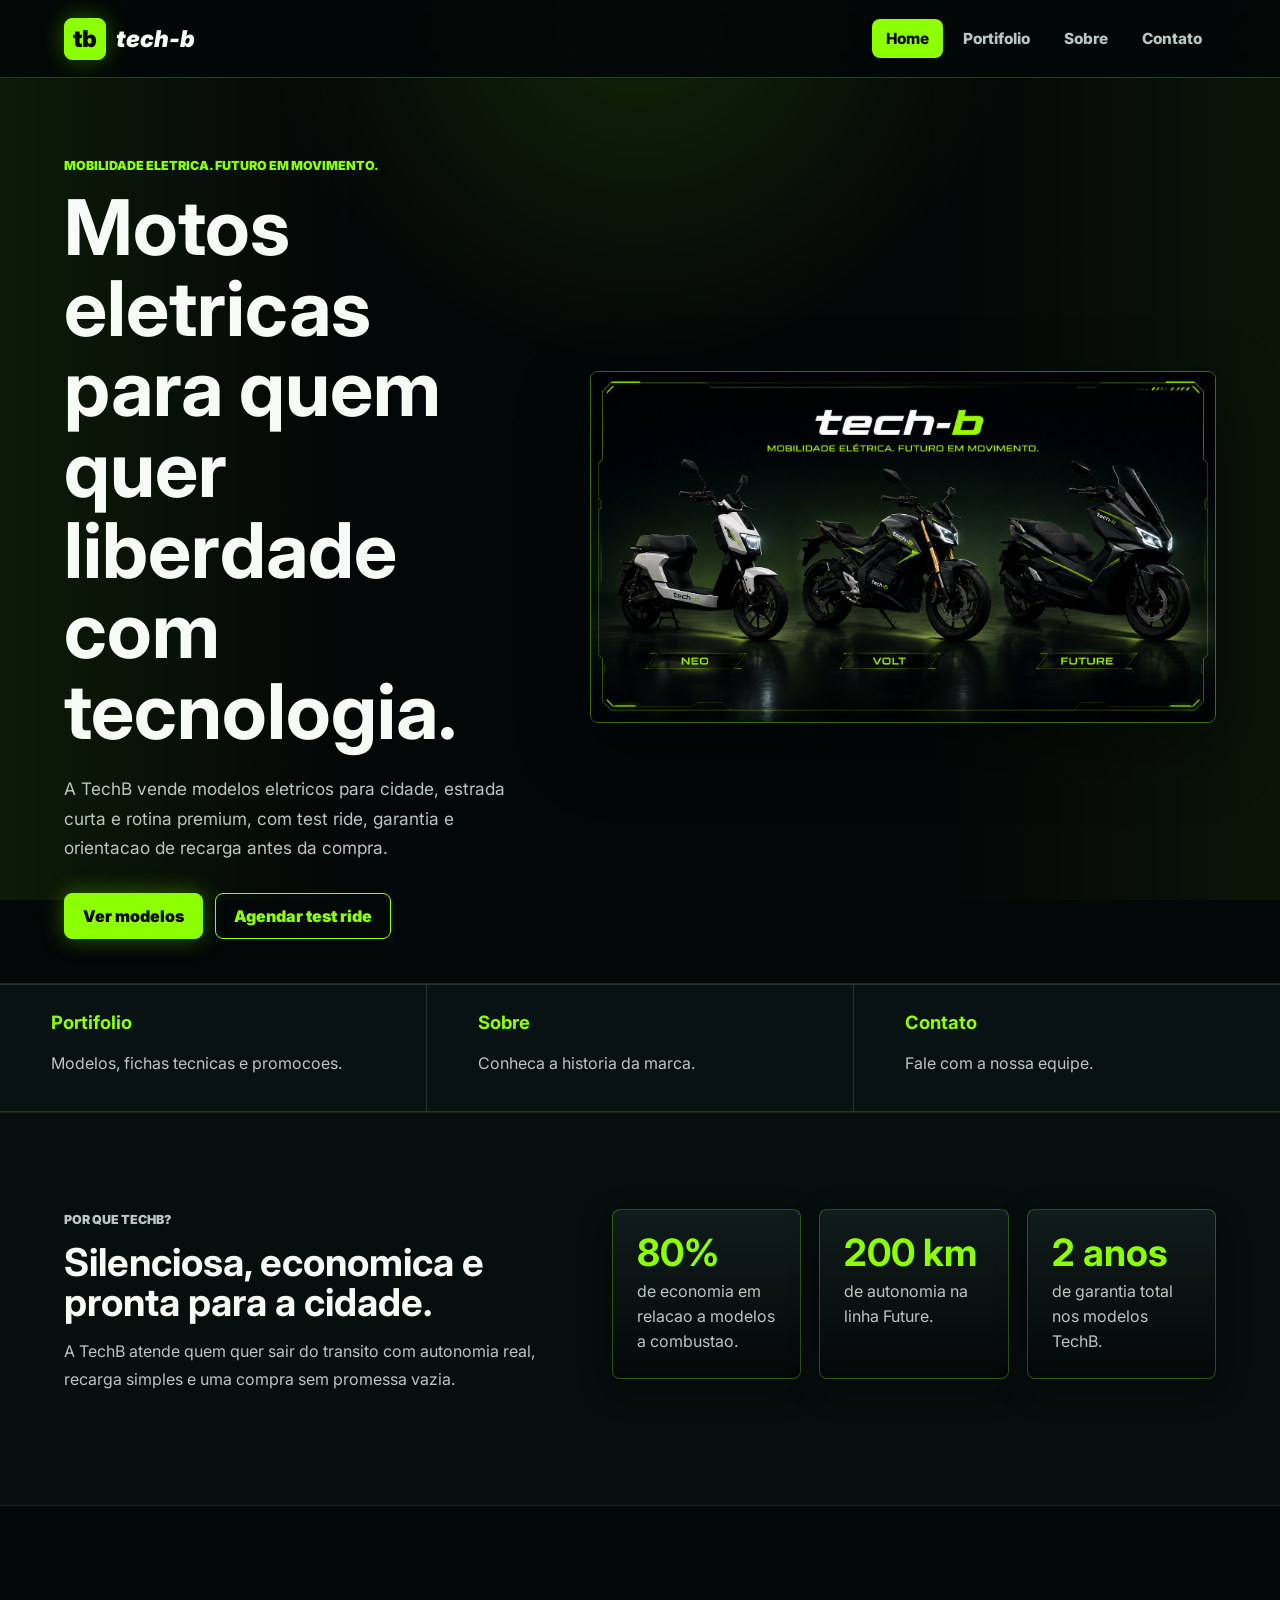
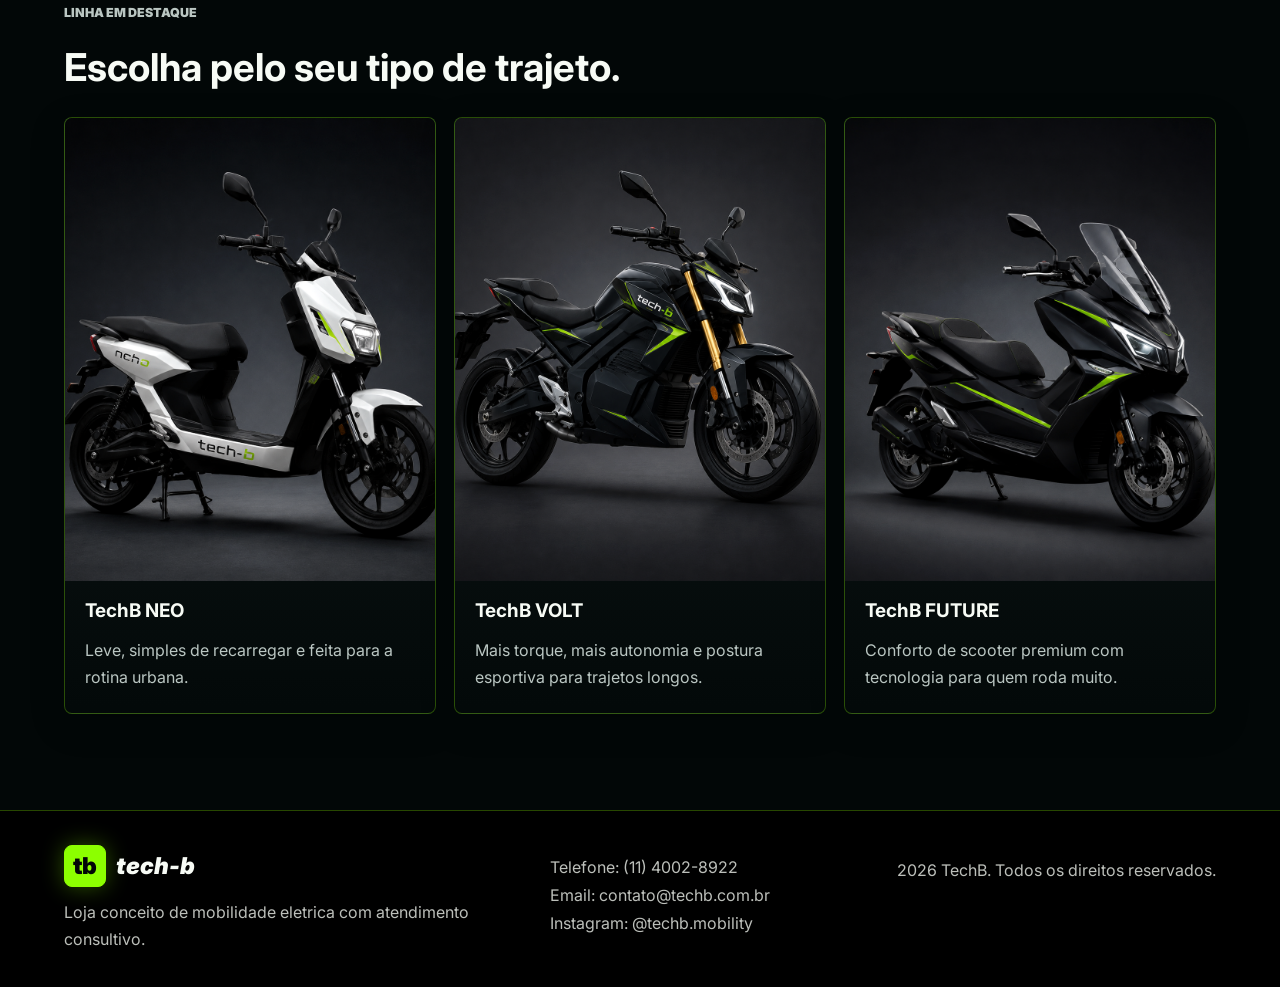
<file: index.html>
<!DOCTYPE html>
<html lang="pt-BR">
<head>
  <meta charset="UTF-8">
  <meta name="viewport" content="width=device-width, initial-scale=1.0">
  <meta name="description" content="TechB, loja especializada em motos eletricas para mobilidade urbana.">
  <title>TechB | Mobilidade Eletrica</title>
  <link rel="preconnect" href="https://fonts.googleapis.com">
  <link rel="preconnect" href="https://fonts.gstatic.com" crossorigin>
  <link href="https://fonts.googleapis.com/css2?family=Inter:wght@400;600;700;800;900&display=swap" rel="stylesheet">
  <link rel="stylesheet" href="src/css/estilo.css">
</head>
<body>
  <header class="site-header" id="topo">
    <a class="brand" href="index.html" aria-label="Voltar para a pagina inicial">
      <span class="brand-mark">TB</span>
      <span>tech-b</span>
    </a>

    <button class="nav-toggle" type="button" aria-label="Abrir menu" aria-expanded="false" aria-controls="menu-principal">
      <span></span>
      <span></span>
      <span></span>
    </button>

    <nav class="main-nav" id="menu-principal" aria-label="Menu principal">
      <a href="index.html" aria-current="page">Home</a>
      <a href="pages/portifolio.html">Portifolio</a>
      <a href="pages/sobre.html">Sobre</a>
      <a href="pages/contato.html">Contato</a>
    </nav>
  </header>

  <main>
    <section class="hero" aria-labelledby="hero-title">
      <div class="hero-content">
        <p class="eyebrow">Mobilidade eletrica. Futuro em movimento.</p>
        <h1 id="hero-title">Motos eletricas para quem quer liberdade com tecnologia.</h1>
        <p class="hero-text">A TechB vende modelos eletricos para cidade, estrada curta e rotina premium, com test ride, garantia e orientacao de recarga antes da compra.</p>
        <div class="hero-actions" aria-label="Acoes principais">
          <a class="button button-primary" href="pages/portifolio.html">Ver modelos</a>
          <a class="button button-secondary" href="pages/contato.html">Agendar test ride</a>
        </div>
      </div>
      <figure class="hero-media">
        <img src="src/assets/img/techb-home-showcase.png" alt="Linha TechB com os modelos NEO, VOLT e FUTURE">
      </figure>
    </section>

    <section class="quick-links" aria-label="Navegacao rapida">
      <a href="pages/portifolio.html">
        <strong>Portifolio</strong>
        <span>Modelos, fichas tecnicas e promocoes.</span>
      </a>
      <a href="pages/sobre.html">
        <strong>Sobre</strong>
        <span>Conheca a historia da marca.</span>
      </a>
      <a href="pages/contato.html">
        <strong>Contato</strong>
        <span>Fale com a nossa equipe.</span>
      </a>
    </section>

    <section class="section section-split" aria-labelledby="vantagens-title">
      <div>
        <p class="eyebrow">Por que TechB?</p>
        <h2 id="vantagens-title">Silenciosa, economica e pronta para a cidade.</h2>
        <p>A TechB atende quem quer sair do transito com autonomia real, recarga simples e uma compra sem promessa vazia.</p>
      </div>
      <div class="metrics-grid" aria-label="Indicadores da TechB">
        <article>
          <strong>80%</strong>
          <span>de economia em relacao a modelos a combustao.</span>
        </article>
        <article>
          <strong>200 km</strong>
          <span>de autonomia na linha Future.</span>
        </article>
        <article>
          <strong>2 anos</strong>
          <span>de garantia total nos modelos TechB.</span>
        </article>
      </div>
    </section>

    <section class="section" aria-labelledby="linha-title">
      <div class="section-heading">
        <p class="eyebrow">Linha em destaque</p>
        <h2 id="linha-title">Escolha pelo seu tipo de trajeto.</h2>
      </div>
      <div class="feature-grid">
        <article class="feature-item">
          <img src="src/assets/img/techb-neo-photo.png" alt="TechB NEO, moto eletrica urbana branca">
          <h3>TechB NEO</h3>
          <p>Leve, simples de recarregar e feita para a rotina urbana.</p>
        </article>
        <article class="feature-item">
          <img src="src/assets/img/techb-volt-photo.png" alt="TechB VOLT, moto eletrica preta de alto desempenho">
          <h3>TechB VOLT</h3>
          <p>Mais torque, mais autonomia e postura esportiva para trajetos longos.</p>
        </article>
        <article class="feature-item">
          <img src="src/assets/img/techb-future-photo.png" alt="TechB FUTURE, moto eletrica premium preta">
          <h3>TechB FUTURE</h3>
          <p>Conforto de scooter premium com tecnologia para quem roda muito.</p>
        </article>
      </div>
    </section>
  </main>

  <footer class="site-footer">
    <div>
      <a class="brand footer-brand" href="#topo">
        <span class="brand-mark">TB</span>
        <span>tech-b</span>
      </a>
      <p>Loja conceito de mobilidade eletrica com atendimento consultivo.</p>
    </div>
    <address>
      <span>Telefone: (11) 4002-8922</span>
      <span>Email: contato@techb.com.br</span>
      <span>Instagram: @techb.mobility</span>
    </address>
    <p class="copyright">2026 TechB. Todos os direitos reservados.</p>
  </footer>

  <script src="src/js/script.js"></script>
</body>
</html>
</file>
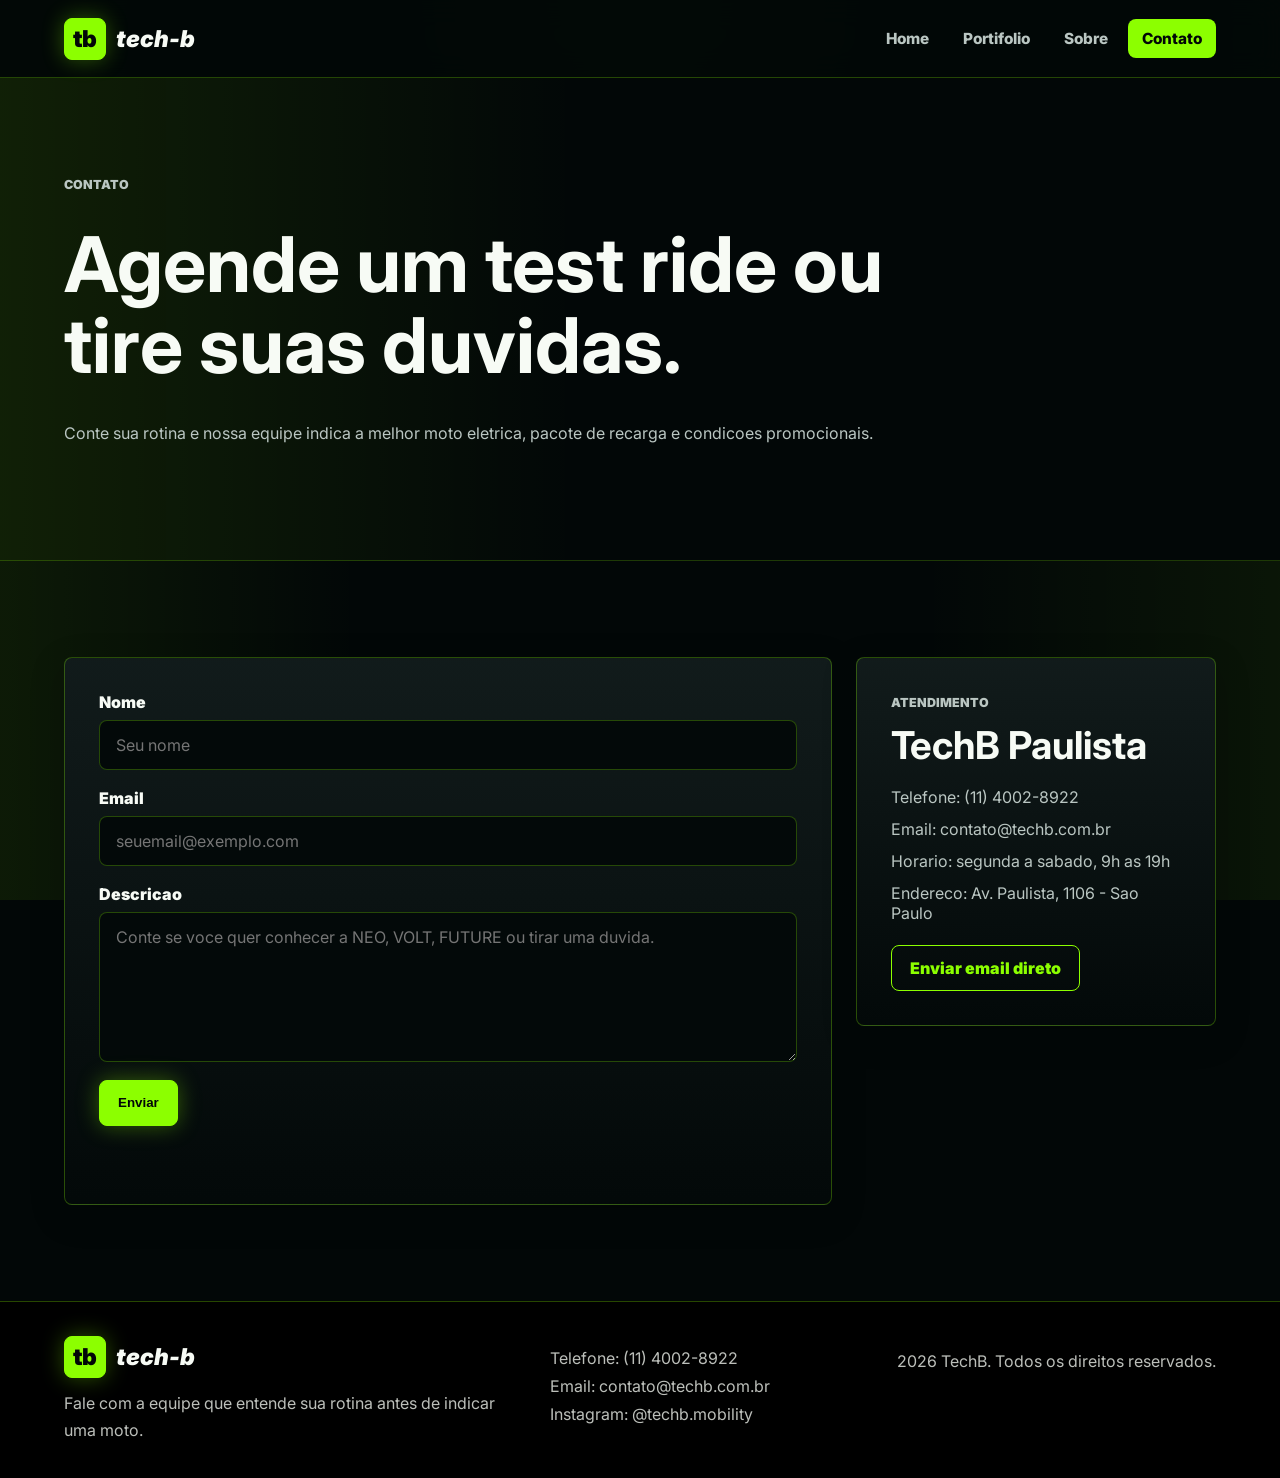
<file: pages/contato.html>
<!DOCTYPE html>
<html lang="pt-BR">
<head>
  <meta charset="UTF-8">
  <meta name="viewport" content="width=device-width, initial-scale=1.0">
  <meta name="description" content="Formulario de contato para agendar test ride na TechB.">
  <title>Contato | TechB</title>
  <link rel="preconnect" href="https://fonts.googleapis.com">
  <link rel="preconnect" href="https://fonts.gstatic.com" crossorigin>
  <link href="https://fonts.googleapis.com/css2?family=Inter:wght@400;600;700;800;900&display=swap" rel="stylesheet">
  <link rel="stylesheet" href="../src/css/estilo.css">
</head>
<body>
  <header class="site-header">
    <a class="brand" href="../index.html" aria-label="Voltar para a pagina inicial">
      <span class="brand-mark">TB</span>
      <span>tech-b</span>
    </a>
    <button class="nav-toggle" type="button" aria-label="Abrir menu" aria-expanded="false" aria-controls="menu-principal">
      <span></span>
      <span></span>
      <span></span>
    </button>
    <nav class="main-nav" id="menu-principal" aria-label="Menu principal">
      <a href="../index.html">Home</a>
      <a href="portifolio.html">Portifolio</a>
      <a href="sobre.html">Sobre</a>
      <a href="contato.html" aria-current="page">Contato</a>
    </nav>
  </header>

  <main>
    <section class="page-hero compact-hero" aria-labelledby="contato-title">
      <p class="eyebrow">Contato</p>
      <h1 id="contato-title">Agende um test ride ou tire suas duvidas.</h1>
      <p>Conte sua rotina e nossa equipe indica a melhor moto eletrica, pacote de recarga e condicoes promocionais.</p>
    </section>

    <section class="section contact-layout" aria-label="Formulario e informacoes de contato">
      <form class="contact-form" id="contact-form">
        <div class="form-field">
          <label for="nome">Nome</label>
          <input type="text" id="nome" name="nome" placeholder="Seu nome" required>
        </div>
        <div class="form-field">
          <label for="email">Email</label>
          <input type="email" id="email" name="email" placeholder="seuemail@exemplo.com" required>
        </div>
        <div class="form-field">
          <label for="descricao">Descricao</label>
          <textarea id="descricao" name="descricao" rows="6" placeholder="Conte se voce quer conhecer a NEO, VOLT, FUTURE ou tirar uma duvida." required></textarea>
        </div>
        <button class="button button-primary" type="submit">Enviar</button>
        <p class="form-feedback" role="status" aria-live="polite"></p>
      </form>

      <aside class="contact-panel" aria-labelledby="atendimento-title">
        <p class="eyebrow">Atendimento</p>
        <h2 id="atendimento-title">TechB Paulista</h2>
        <ul>
          <li>Telefone: (11) 4002-8922</li>
          <li>Email: contato@techb.com.br</li>
          <li>Horario: segunda a sabado, 9h as 19h</li>
          <li>Endereco: Av. Paulista, 1106 - Sao Paulo</li>
        </ul>
        <a class="button button-secondary" href="mailto:contato@techb.com.br">Enviar email direto</a>
      </aside>
    </section>
  </main>

  <footer class="site-footer">
    <div>
      <a class="brand footer-brand" href="../index.html">
        <span class="brand-mark">TB</span>
        <span>tech-b</span>
      </a>
      <p>Fale com a equipe que entende sua rotina antes de indicar uma moto.</p>
    </div>
    <address>
      <span>Telefone: (11) 4002-8922</span>
      <span>Email: contato@techb.com.br</span>
      <span>Instagram: @techb.mobility</span>
    </address>
    <p class="copyright">2026 TechB. Todos os direitos reservados.</p>
  </footer>

  <script src="../src/js/script.js"></script>
</body>
</html>
</file>
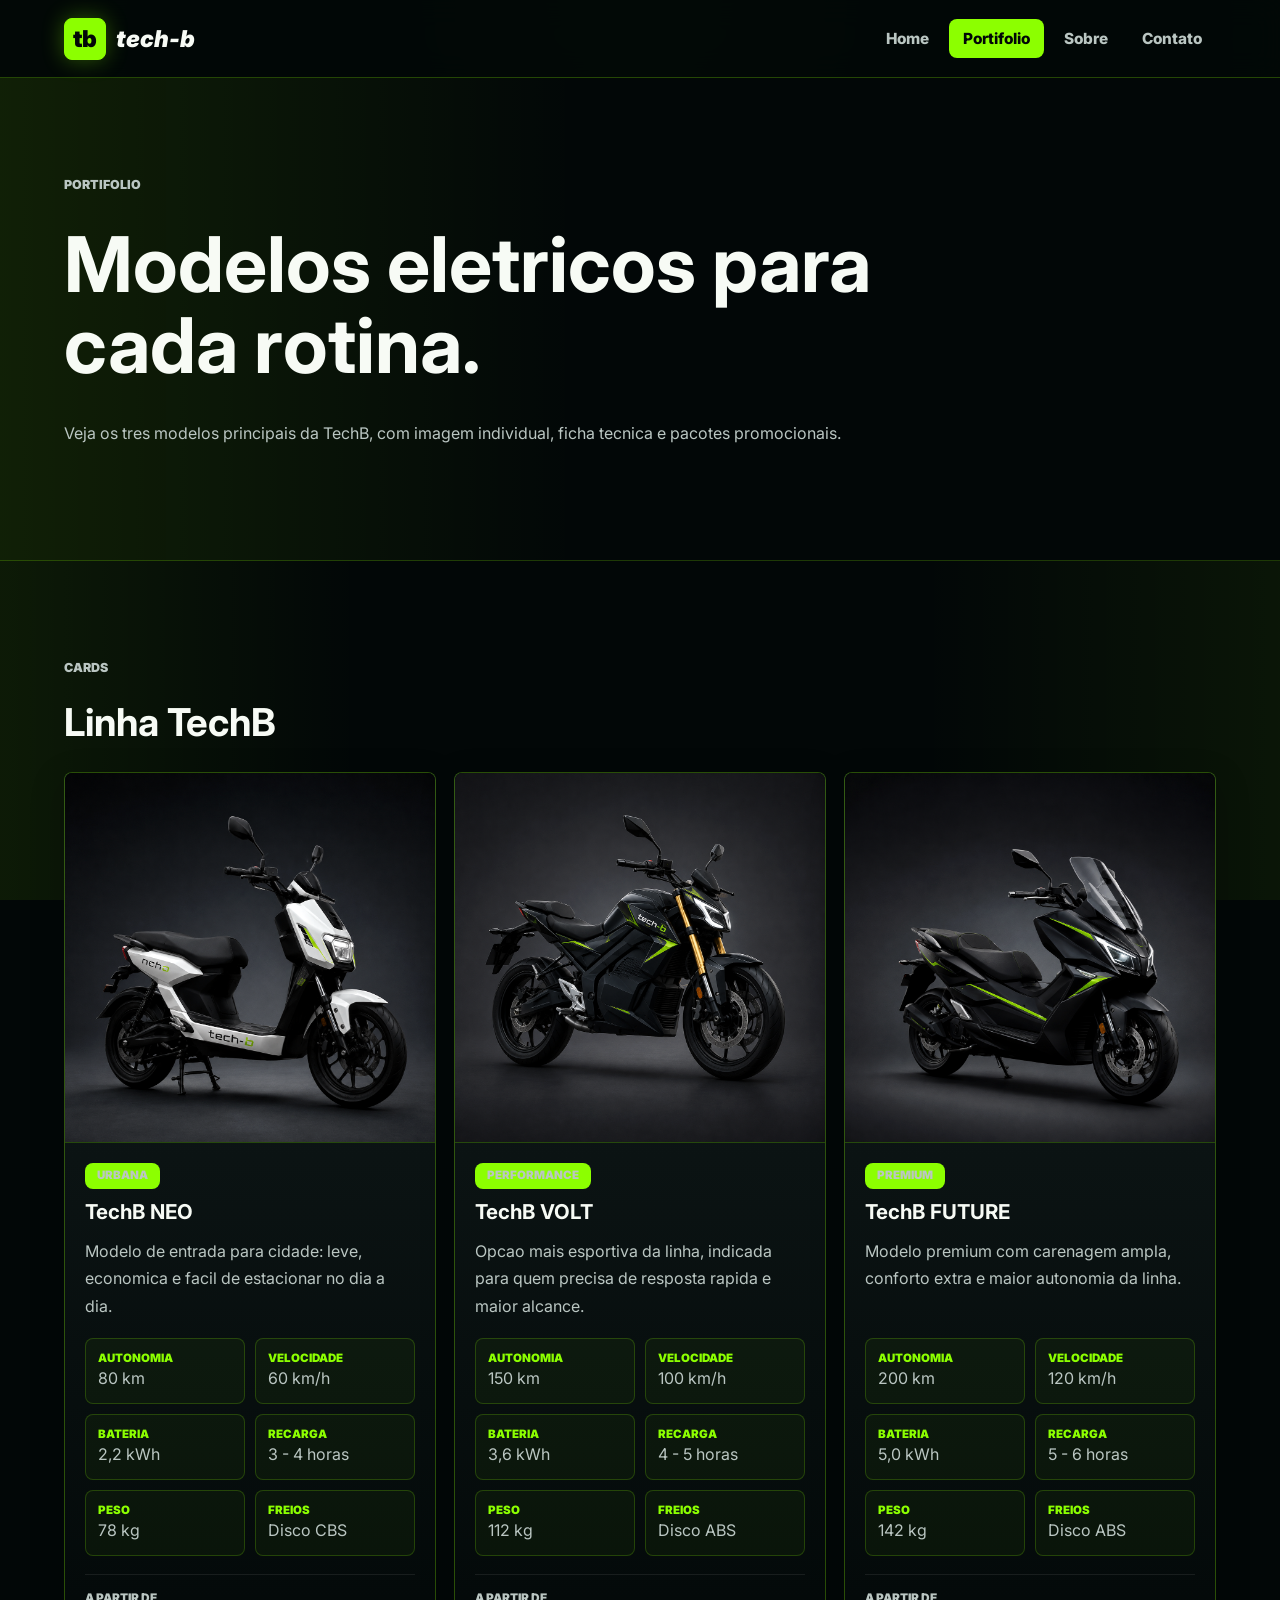
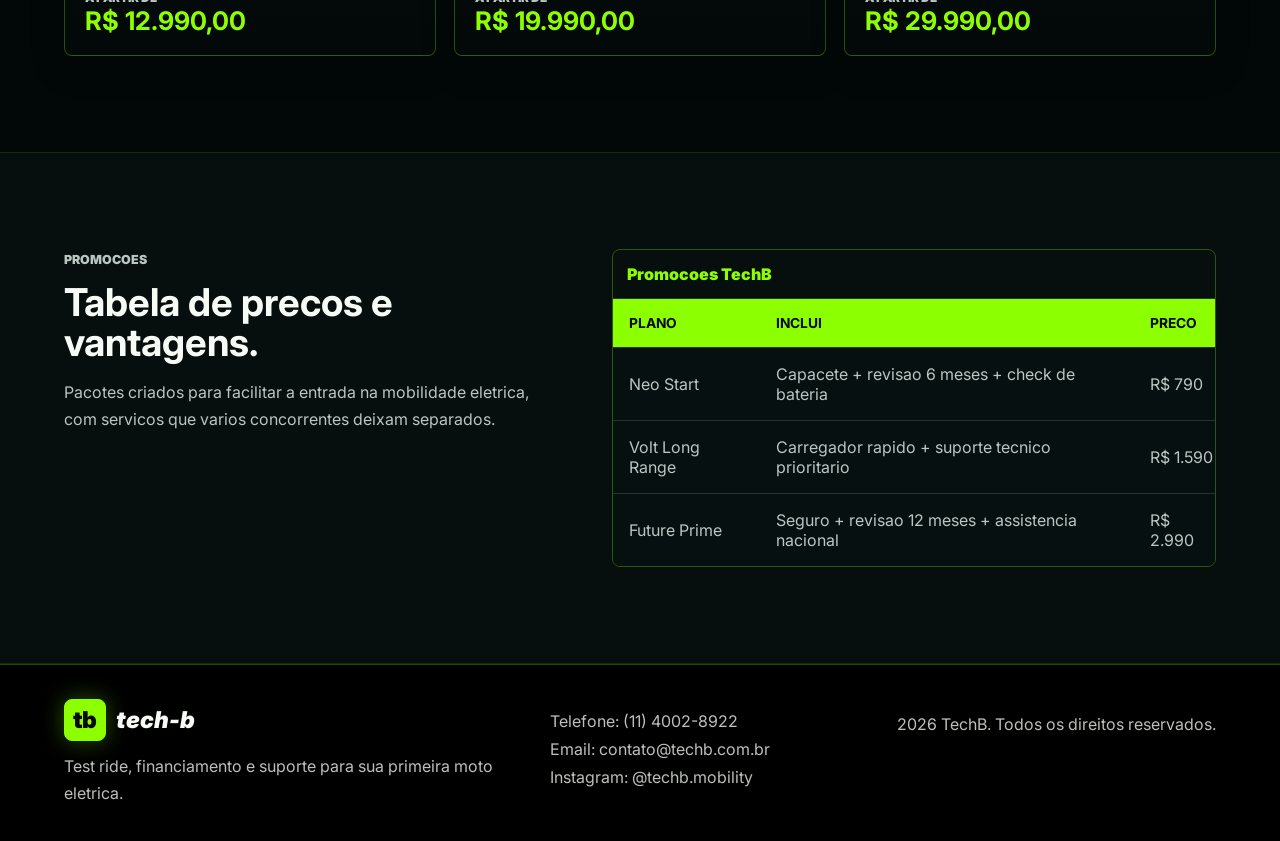
<file: pages/portifolio.html>
<!DOCTYPE html>
<html lang="pt-BR">
<head>
  <meta charset="UTF-8">
  <meta name="viewport" content="width=device-width, initial-scale=1.0">
  <meta name="description" content="Modelos, servicos e promocoes da loja de motos eletricas TechB.">
  <title>Portifolio | TechB</title>
  <link rel="preconnect" href="https://fonts.googleapis.com">
  <link rel="preconnect" href="https://fonts.gstatic.com" crossorigin>
  <link href="https://fonts.googleapis.com/css2?family=Inter:wght@400;600;700;800;900&display=swap" rel="stylesheet">
  <link rel="stylesheet" href="../src/css/estilo.css">
</head>
<body>
  <header class="site-header">
    <a class="brand" href="../index.html" aria-label="Voltar para a pagina inicial">
      <span class="brand-mark">TB</span>
      <span>tech-b</span>
    </a>
    <button class="nav-toggle" type="button" aria-label="Abrir menu" aria-expanded="false" aria-controls="menu-principal">
      <span></span>
      <span></span>
      <span></span>
    </button>
    <nav class="main-nav" id="menu-principal" aria-label="Menu principal">
      <a href="../index.html">Home</a>
      <a href="portifolio.html" aria-current="page">Portifolio</a>
      <a href="sobre.html">Sobre</a>
      <a href="contato.html">Contato</a>
    </nav>
  </header>

  <main>
    <section class="page-hero compact-hero" aria-labelledby="portfolio-title">
      <p class="eyebrow">Portifolio</p>
      <h1 id="portfolio-title">Modelos eletricos para cada rotina.</h1>
      <p>Veja os tres modelos principais da TechB, com imagem individual, ficha tecnica e pacotes promocionais.</p>
    </section>

    <section class="section" aria-labelledby="modelos-title">
      <div class="section-heading">
        <p class="eyebrow">Cards</p>
        <h2 id="modelos-title">Linha TechB</h2>
      </div>
      <div class="product-grid product-grid-detailed">
        <article class="product-card">
          <img class="product-photo" src="../src/assets/img/techb-neo-photo.png" alt="TechB NEO, moto eletrica urbana branca">
          <div class="product-body">
            <p class="tag">Urbana</p>
            <h3>TechB NEO</h3>
            <p>Modelo de entrada para cidade: leve, economica e facil de estacionar no dia a dia.</p>
            <div class="product-specs" aria-label="Ficha tecnica TechB NEO">
              <span><b>Autonomia</b>80 km</span>
              <span><b>Velocidade</b>60 km/h</span>
              <span><b>Bateria</b>2,2 kWh</span>
              <span><b>Recarga</b>3 - 4 horas</span>
              <span><b>Peso</b>78 kg</span>
              <span><b>Freios</b>Disco CBS</span>
            </div>
            <div class="product-price">
              <small>A partir de</small>
              <strong>R$ 12.990,00</strong>
            </div>
          </div>
        </article>
        <article class="product-card">
          <img class="product-photo" src="../src/assets/img/techb-volt-photo.png" alt="TechB VOLT, moto eletrica preta de alta autonomia">
          <div class="product-body">
            <p class="tag">Performance</p>
            <h3>TechB VOLT</h3>
            <p>Opcao mais esportiva da linha, indicada para quem precisa de resposta rapida e maior alcance.</p>
            <div class="product-specs" aria-label="Ficha tecnica TechB VOLT">
              <span><b>Autonomia</b>150 km</span>
              <span><b>Velocidade</b>100 km/h</span>
              <span><b>Bateria</b>3,6 kWh</span>
              <span><b>Recarga</b>4 - 5 horas</span>
              <span><b>Peso</b>112 kg</span>
              <span><b>Freios</b>Disco ABS</span>
            </div>
            <div class="product-price">
              <small>A partir de</small>
              <strong>R$ 19.990,00</strong>
            </div>
          </div>
        </article>
        <article class="product-card">
          <img class="product-photo" src="../src/assets/img/techb-future-photo.png" alt="TechB FUTURE, moto eletrica premium preta">
          <div class="product-body">
            <p class="tag">Premium</p>
            <h3>TechB FUTURE</h3>
            <p>Modelo premium com carenagem ampla, conforto extra e maior autonomia da linha.</p>
            <div class="product-specs" aria-label="Ficha tecnica TechB FUTURE">
              <span><b>Autonomia</b>200 km</span>
              <span><b>Velocidade</b>120 km/h</span>
              <span><b>Bateria</b>5,0 kWh</span>
              <span><b>Recarga</b>5 - 6 horas</span>
              <span><b>Peso</b>142 kg</span>
              <span><b>Freios</b>Disco ABS</span>
            </div>
            <div class="product-price">
              <small>A partir de</small>
              <strong>R$ 29.990,00</strong>
            </div>
          </div>
        </article>
      </div>
    </section>

    <section class="section section-split" aria-labelledby="promocoes-title">
      <div>
        <p class="eyebrow">Promocoes</p>
        <h2 id="promocoes-title">Tabela de precos e vantagens.</h2>
        <p>Pacotes criados para facilitar a entrada na mobilidade eletrica, com servicos que varios concorrentes deixam separados.</p>
      </div>
      <div class="table-wrap">
        <table>
          <caption>Promocoes TechB</caption>
          <thead>
            <tr>
              <th>Plano</th>
              <th>Inclui</th>
              <th>Preco</th>
            </tr>
          </thead>
          <tbody>
            <tr>
              <td>Neo Start</td>
              <td>Capacete + revisao 6 meses + check de bateria</td>
              <td>R$ 790</td>
            </tr>
            <tr>
              <td>Volt Long Range</td>
              <td>Carregador rapido + suporte tecnico prioritario</td>
              <td>R$ 1.590</td>
            </tr>
            <tr>
              <td>Future Prime</td>
              <td>Seguro + revisao 12 meses + assistencia nacional</td>
              <td>R$ 2.990</td>
            </tr>
          </tbody>
        </table>
      </div>
    </section>
  </main>

  <footer class="site-footer">
    <div>
      <a class="brand footer-brand" href="../index.html">
        <span class="brand-mark">TB</span>
        <span>tech-b</span>
      </a>
      <p>Test ride, financiamento e suporte para sua primeira moto eletrica.</p>
    </div>
    <address>
      <span>Telefone: (11) 4002-8922</span>
      <span>Email: contato@techb.com.br</span>
      <span>Instagram: @techb.mobility</span>
    </address>
    <p class="copyright">2026 TechB. Todos os direitos reservados.</p>
  </footer>

  <script src="../src/js/script.js"></script>
</body>
</html>
</file>
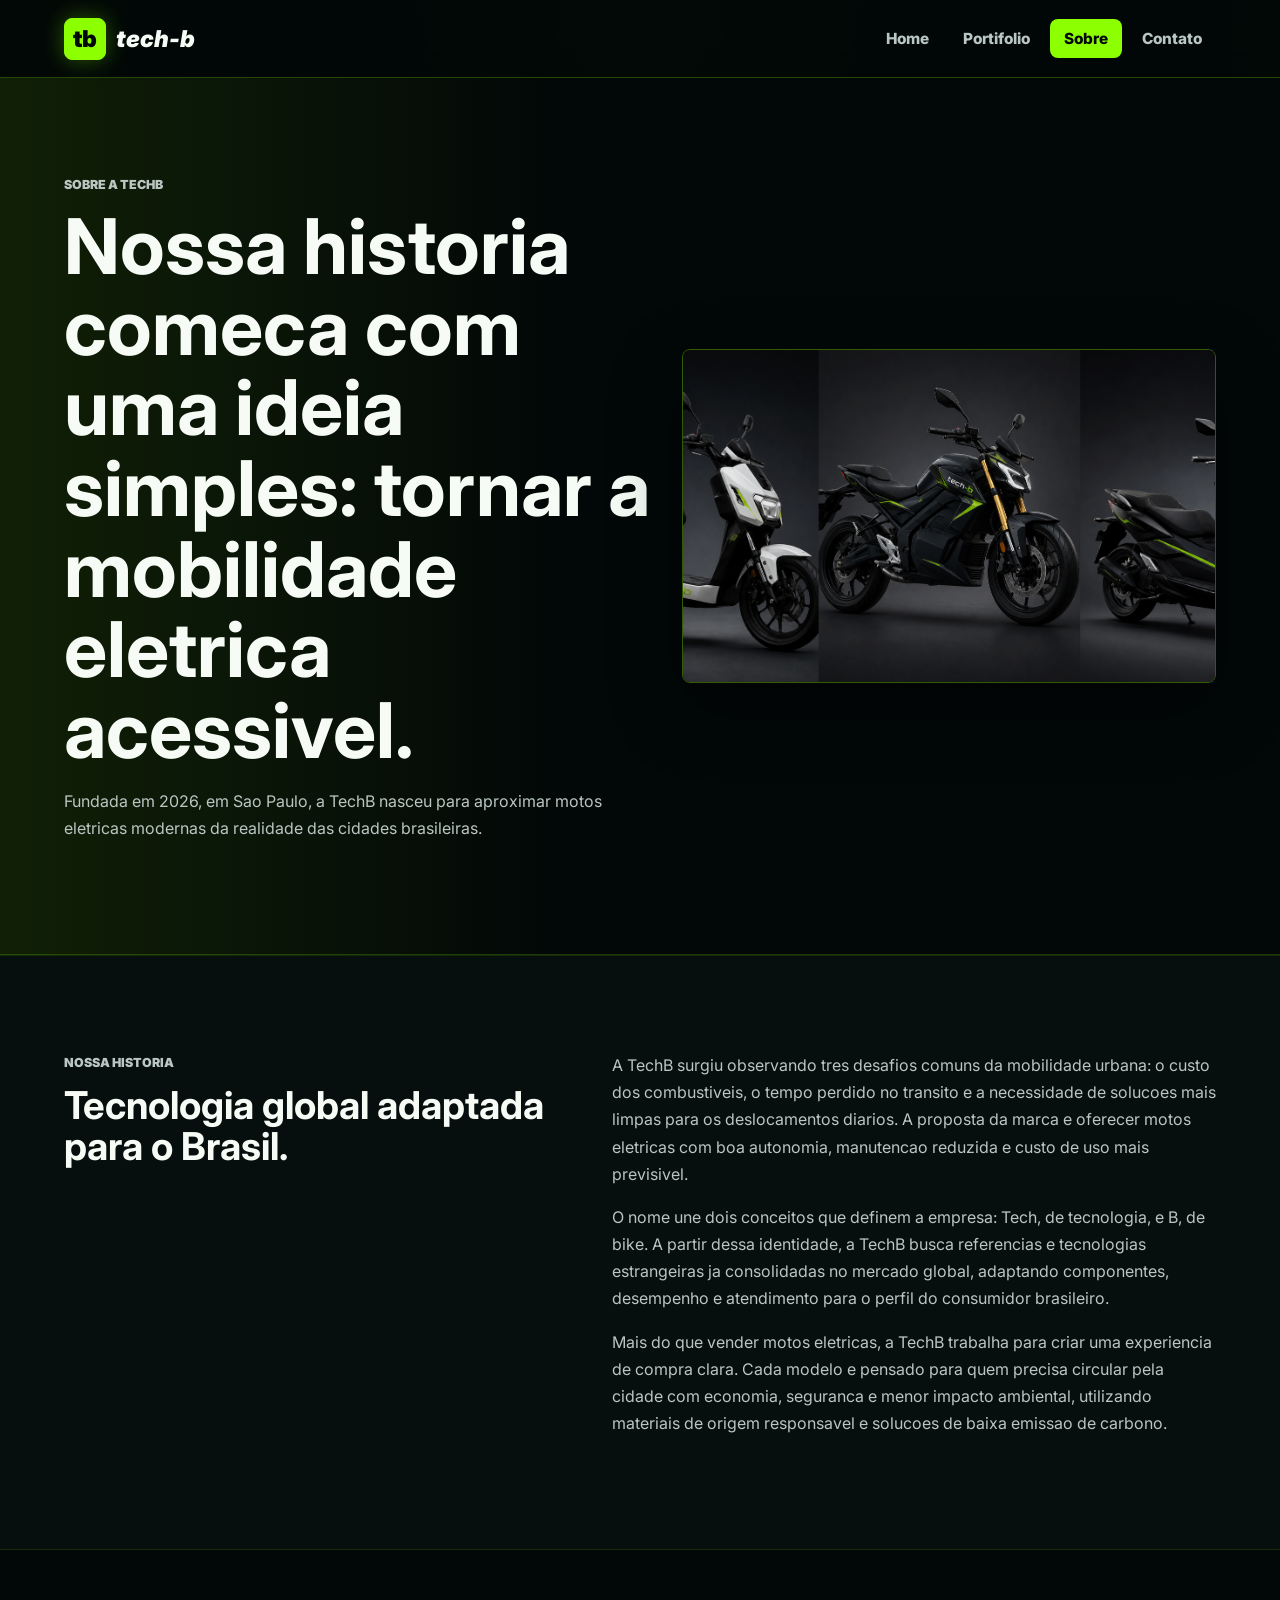
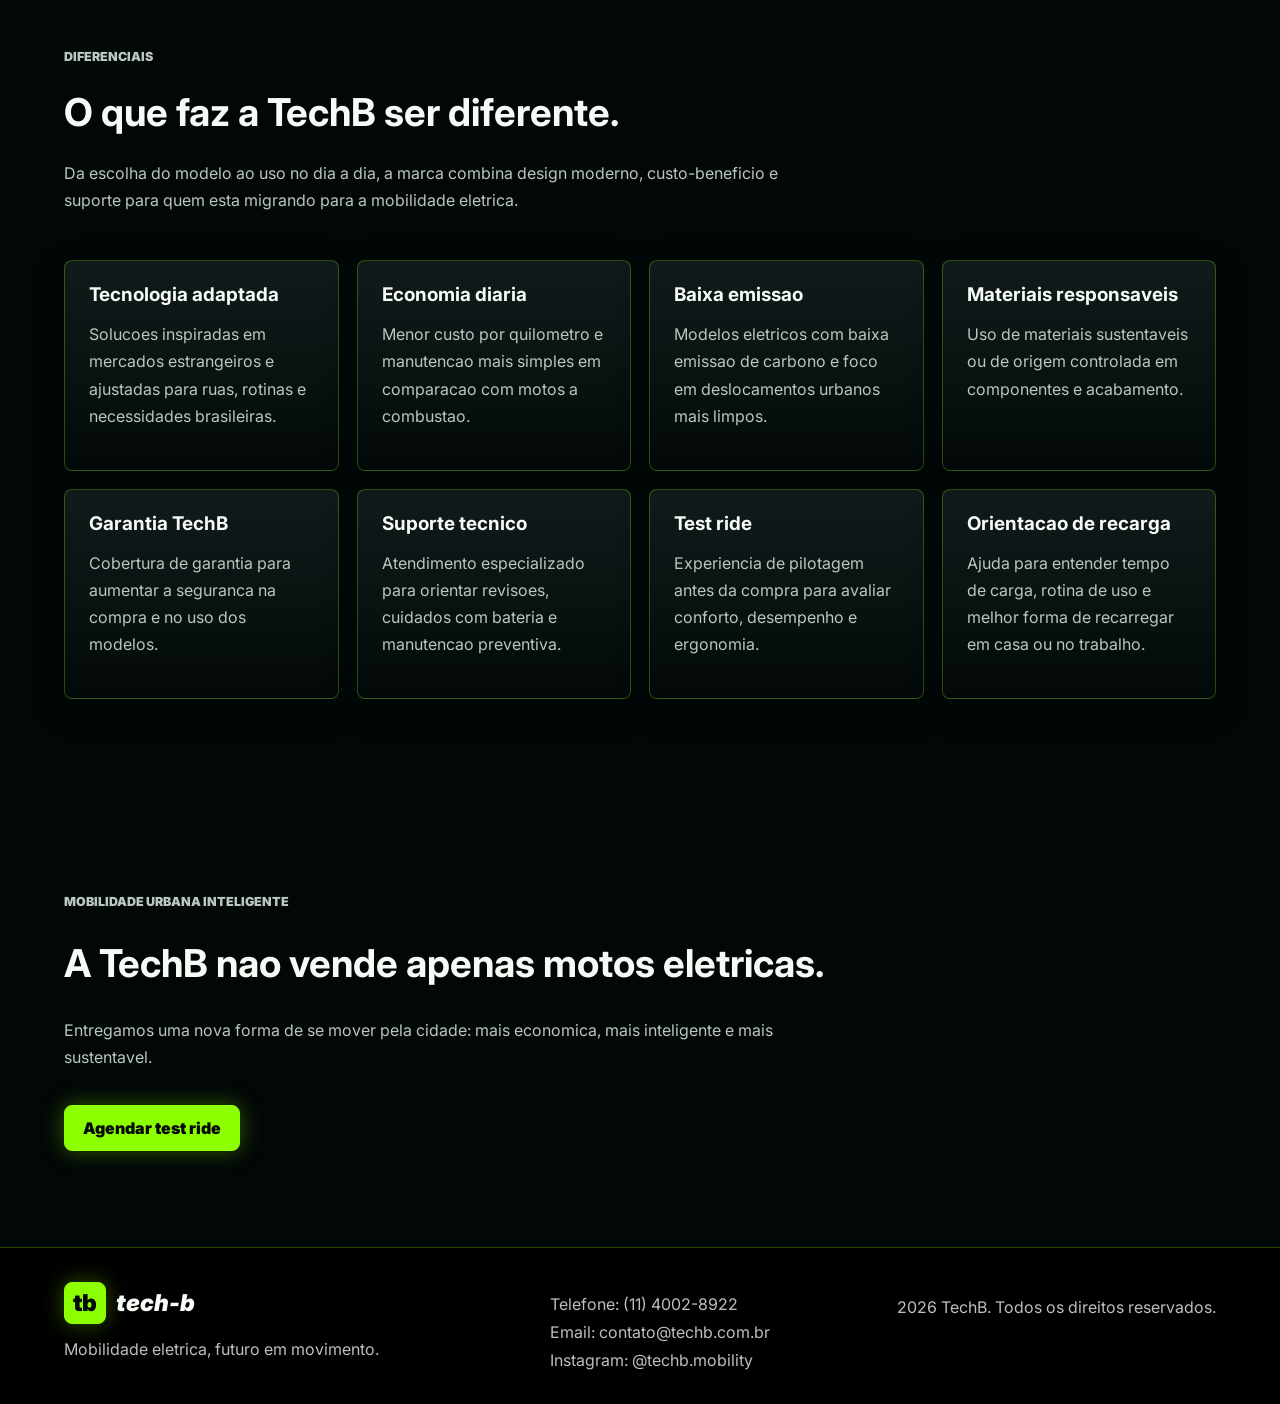
<file: pages/sobre.html>
<!DOCTYPE html>
<html lang="pt-BR">
<head>
  <meta charset="UTF-8">
  <meta name="viewport" content="width=device-width, initial-scale=1.0">
  <meta name="description" content="Historia e valores da TechB, loja de motos eletricas.">
  <title>Sobre | TechB</title>
  <link rel="preconnect" href="https://fonts.googleapis.com">
  <link rel="preconnect" href="https://fonts.gstatic.com" crossorigin>
  <link href="https://fonts.googleapis.com/css2?family=Inter:wght@400;600;700;800;900&display=swap" rel="stylesheet">
  <link rel="stylesheet" href="../src/css/estilo.css">
</head>
<body>
  <header class="site-header">
    <a class="brand" href="../index.html" aria-label="Voltar para a pagina inicial">
      <span class="brand-mark">TB</span>
      <span>tech-b</span>
    </a>
    <button class="nav-toggle" type="button" aria-label="Abrir menu" aria-expanded="false" aria-controls="menu-principal">
      <span></span>
      <span></span>
      <span></span>
    </button>
    <nav class="main-nav" id="menu-principal" aria-label="Menu principal">
      <a href="../index.html">Home</a>
      <a href="portifolio.html">Portifolio</a>
      <a href="sobre.html" aria-current="page">Sobre</a>
      <a href="contato.html">Contato</a>
    </nav>
  </header>

  <main>
    <section class="page-hero story-hero" aria-labelledby="sobre-title">
      <div>
        <p class="eyebrow">Sobre a TechB</p>
        <h1 id="sobre-title">Nossa historia comeca com uma ideia simples: tornar a mobilidade eletrica acessivel.</h1>
        <p>Fundada em 2026, em Sao Paulo, a TechB nasceu para aproximar motos eletricas modernas da realidade das cidades brasileiras.</p>
      </div>
      <img src="../src/assets/img/techb-family.png" alt="Linha TechB com motos eletricas NEO, VOLT e FUTURE">
    </section>

    <section class="section section-split" aria-labelledby="historia-title">
      <div>
        <p class="eyebrow">Nossa historia</p>
        <h2 id="historia-title">Tecnologia global adaptada para o Brasil.</h2>
      </div>
      <div class="story-copy">
        <p>A TechB surgiu observando tres desafios comuns da mobilidade urbana: o custo dos combustiveis, o tempo perdido no transito e a necessidade de solucoes mais limpas para os deslocamentos diarios. A proposta da marca e oferecer motos eletricas com boa autonomia, manutencao reduzida e custo de uso mais previsivel.</p>
        <p>O nome une dois conceitos que definem a empresa: Tech, de tecnologia, e B, de bike. A partir dessa identidade, a TechB busca referencias e tecnologias estrangeiras ja consolidadas no mercado global, adaptando componentes, desempenho e atendimento para o perfil do consumidor brasileiro.</p>
        <p>Mais do que vender motos eletricas, a TechB trabalha para criar uma experiencia de compra clara. Cada modelo e pensado para quem precisa circular pela cidade com economia, seguranca e menor impacto ambiental, utilizando materiais de origem responsavel e solucoes de baixa emissao de carbono.</p>
      </div>
    </section>

    <section class="section" aria-labelledby="diferenciais-title">
      <div class="section-heading">
        <p class="eyebrow">Diferenciais</p>
        <h2 id="diferenciais-title">O que faz a TechB ser diferente.</h2>
        <p>Da escolha do modelo ao uso no dia a dia, a marca combina design moderno, custo-beneficio e suporte para quem esta migrando para a mobilidade eletrica.</p>
      </div>
      <div class="value-grid value-grid-wide">
        <article>
          <h3>Tecnologia adaptada</h3>
          <p>Solucoes inspiradas em mercados estrangeiros e ajustadas para ruas, rotinas e necessidades brasileiras.</p>
        </article>
        <article>
          <h3>Economia diaria</h3>
          <p>Menor custo por quilometro e manutencao mais simples em comparacao com motos a combustao.</p>
        </article>
        <article>
          <h3>Baixa emissao</h3>
          <p>Modelos eletricos com baixa emissao de carbono e foco em deslocamentos urbanos mais limpos.</p>
        </article>
        <article>
          <h3>Materiais responsaveis</h3>
          <p>Uso de materiais sustentaveis ou de origem controlada em componentes e acabamento.</p>
        </article>
        <article>
          <h3>Garantia TechB</h3>
          <p>Cobertura de garantia para aumentar a seguranca na compra e no uso dos modelos.</p>
        </article>
        <article>
          <h3>Suporte tecnico</h3>
          <p>Atendimento especializado para orientar revisoes, cuidados com bateria e manutencao preventiva.</p>
        </article>
        <article>
          <h3>Test ride</h3>
          <p>Experiencia de pilotagem antes da compra para avaliar conforto, desempenho e ergonomia.</p>
        </article>
        <article>
          <h3>Orientacao de recarga</h3>
          <p>Ajuda para entender tempo de carga, rotina de uso e melhor forma de recarregar em casa ou no trabalho.</p>
        </article>
      </div>
    </section>

    <section class="section story-cta" aria-labelledby="cta-sobre-title">
      <p class="eyebrow">Mobilidade urbana inteligente</p>
      <h2 id="cta-sobre-title">A TechB nao vende apenas motos eletricas.</h2>
      <p>Entregamos uma nova forma de se mover pela cidade: mais economica, mais inteligente e mais sustentavel.</p>
      <a class="button button-primary" href="contato.html">Agendar test ride</a>
    </section>
  </main>

  <footer class="site-footer">
    <div>
      <a class="brand footer-brand" href="../index.html">
        <span class="brand-mark">TB</span>
        <span>tech-b</span>
      </a>
      <p>Mobilidade eletrica, futuro em movimento.</p>
    </div>
    <address>
      <span>Telefone: (11) 4002-8922</span>
      <span>Email: contato@techb.com.br</span>
      <span>Instagram: @techb.mobility</span>
    </address>
    <p class="copyright">2026 TechB. Todos os direitos reservados.</p>
  </footer>

  <script src="../src/js/script.js"></script>
</body>
</html>
</file>
<file: src/css/estilo.css>
:root {
  --black: #020707;
  --panel: #071010;
  --panel-soft: #0d1717;
  --line: #253333;
  --line-bright: #8cff00;
  --green: #8cff00;
  --green-soft: #c7ff2e;
  --white: #f7fbf5;
  --muted: #bac6c2;
  --gray: #7b8985;
  --danger: #ff694a;
  --shadow: 0 24px 70px rgba(0, 0, 0, 0.42);
}

* {
  box-sizing: border-box;
}

html {
  scroll-behavior: smooth;
}

body {
  margin: 0;
  color: var(--white);
  font-family: "Inter", Arial, sans-serif;
  background: var(--black);
}

body::before {
  position: fixed;
  inset: 0;
  z-index: -1;
  content: "";
  background:
    linear-gradient(90deg, rgba(140, 255, 0, 0.08), transparent 28%, transparent 72%, rgba(140, 255, 0, 0.06)),
    radial-gradient(circle at 50% 0%, rgba(140, 255, 0, 0.12), transparent 34%),
    var(--black);
}

img {
  display: block;
  max-width: 100%;
}

a {
  color: inherit;
  text-decoration: none;
}

.site-header {
  position: sticky;
  top: 0;
  z-index: 10;
  display: flex;
  align-items: center;
  justify-content: space-between;
  gap: 24px;
  min-height: 78px;
  padding: 16px clamp(18px, 5vw, 72px);
  background: rgba(2, 7, 7, 0.9);
  border-bottom: 1px solid rgba(140, 255, 0, 0.25);
  backdrop-filter: blur(14px);
}

.brand {
  display: inline-flex;
  align-items: center;
  gap: 10px;
  color: var(--white);
  font-size: 1.45rem;
  font-style: italic;
  font-weight: 900;
  letter-spacing: 0;
  text-transform: lowercase;
}

.brand span:last-child::after {
  color: var(--green);
  content: "";
}

.brand-mark {
  display: grid;
  place-items: center;
  width: 42px;
  height: 42px;
  color: var(--black);
  font-style: normal;
  background: var(--green);
  border: 1px solid var(--green);
  border-radius: 8px;
  box-shadow: 0 0 22px rgba(140, 255, 0, 0.32);
}

.main-nav {
  display: flex;
  align-items: center;
  gap: 6px;
}

.main-nav a {
  padding: 10px 14px;
  color: var(--muted);
  font-size: 0.96rem;
  font-weight: 800;
  border-radius: 8px;
}

.main-nav a:hover,
.main-nav a[aria-current="page"] {
  color: var(--black);
  background: var(--green);
}

.nav-toggle {
  display: none;
  width: 44px;
  height: 44px;
  padding: 9px;
  background: var(--panel);
  border: 1px solid var(--line-bright);
  border-radius: 8px;
  cursor: pointer;
}

.nav-toggle span {
  display: block;
  width: 100%;
  height: 2px;
  margin: 5px 0;
  background: var(--green);
}

.hero {
  display: grid;
  grid-template-columns: minmax(0, 0.85fr) minmax(340px, 1.15fr);
  align-items: center;
  gap: clamp(28px, 5vw, 64px);
  min-height: calc(100vh - 78px);
  padding: clamp(40px, 6vw, 84px) clamp(18px, 5vw, 72px) 44px;
  border-bottom: 1px solid rgba(140, 255, 0, 0.18);
}

.hero-content {
  max-width: 760px;
}

.eyebrow {
  margin: 0 0 12px;
  color: var(--green);
  font-size: 0.78rem;
  font-weight: 900;
  text-transform: uppercase;
}

h1,
h2,
h3,
p,
li {
  overflow-wrap: anywhere;
}

h1,
h2,
h3 {
  margin: 0;
  line-height: 1.05;
}

h1 {
  max-width: 820px;
  font-size: clamp(2.45rem, 6vw, 5.9rem);
  letter-spacing: 0;
}

h2 {
  font-size: clamp(1.75rem, 3vw, 3.2rem);
}

h3 {
  font-size: 1.18rem;
}

p {
  line-height: 1.7;
}

.hero-text,
.page-hero p,
.section p,
.site-footer p,
.product-specs span {
  color: var(--muted);
}

.hero-text {
  max-width: 650px;
  margin: 22px 0 0;
  font-size: 1.08rem;
}

.hero-actions {
  display: flex;
  flex-wrap: wrap;
  gap: 12px;
  margin-top: 30px;
}

.button {
  display: inline-flex;
  align-items: center;
  justify-content: center;
  min-height: 46px;
  padding: 12px 18px;
  font-weight: 900;
  border-radius: 8px;
  border: 1px solid var(--green);
  cursor: pointer;
  transition: transform 180ms ease, box-shadow 180ms ease, background 180ms ease;
}

.button:hover {
  transform: translateY(-2px);
}

.button-primary {
  color: var(--black);
  background: var(--green);
  box-shadow: 0 0 22px rgba(140, 255, 0, 0.34);
}

.button-secondary {
  color: var(--green);
  background: transparent;
}

.hero-media {
  margin: 0;
}

.hero-media img {
  width: min(100%, 940px);
  aspect-ratio: 16 / 9;
  object-fit: cover;
  border: 1px solid rgba(140, 255, 0, 0.4);
  border-radius: 8px;
  box-shadow: var(--shadow);
}

.quick-links {
  display: grid;
  grid-template-columns: repeat(3, 1fr);
  gap: 1px;
  border-top: 1px solid var(--line);
  border-bottom: 1px solid var(--line);
  background: var(--line);
}

.quick-links a {
  display: grid;
  gap: 8px;
  min-height: 126px;
  padding: 26px clamp(18px, 4vw, 56px);
  background: rgba(7, 16, 16, 0.92);
}

.quick-links strong {
  color: var(--green);
  font-size: 1.15rem;
}

.quick-links span {
  color: var(--muted);
}

.section,
.page-hero {
  padding: clamp(52px, 8vw, 96px) clamp(18px, 5vw, 72px);
}

.section-heading {
  display: grid;
  gap: 12px;
  max-width: 760px;
  margin-bottom: 30px;
}

.section-split {
  display: grid;
  grid-template-columns: minmax(0, 0.8fr) minmax(320px, 1fr);
  gap: clamp(28px, 5vw, 68px);
  align-items: start;
  background: rgba(7, 16, 16, 0.86);
  border-top: 1px solid rgba(140, 255, 0, 0.12);
  border-bottom: 1px solid rgba(140, 255, 0, 0.12);
}

.metrics-grid,
.feature-grid,
.product-grid,
.value-grid {
  display: grid;
  gap: 18px;
}

.metrics-grid {
  grid-template-columns: repeat(3, 1fr);
}

.metrics-grid article,
.feature-item,
.product-card,
.value-grid article,
.spec-card,
.contact-panel,
.contact-form {
  border: 1px solid rgba(140, 255, 0, 0.28);
  border-radius: 8px;
  background: linear-gradient(180deg, rgba(18, 28, 28, 0.96), rgba(3, 9, 9, 0.98));
  box-shadow: 0 10px 34px rgba(0, 0, 0, 0.22);
}

.metrics-grid article {
  padding: 24px;
}

.metrics-grid strong {
  display: block;
  margin-bottom: 8px;
  color: var(--green);
  font-size: 2.35rem;
  line-height: 1;
}

.metrics-grid span {
  color: var(--muted);
  line-height: 1.55;
}

.feature-grid,
.product-grid {
  grid-template-columns: repeat(3, 1fr);
}

.feature-item,
.product-card {
  overflow: hidden;
}

.feature-item img,
.product-card img {
  width: 100%;
  aspect-ratio: 4 / 5;
  object-fit: cover;
  background: var(--panel);
}

.product-card .product-photo {
  aspect-ratio: 1 / 1;
  object-fit: cover;
  object-position: center;
  border-bottom: 1px solid rgba(140, 255, 0, 0.24);
}

.feature-item h3,
.feature-item p {
  margin-left: 20px;
  margin-right: 20px;
}

.feature-item h3,
.product-card h3 {
  margin-top: 20px;
}

.feature-item p {
  margin-bottom: 22px;
}

.product-card {
  display: flex;
  flex-direction: column;
}

.product-body {
  display: flex;
  flex: 1;
  flex-direction: column;
  padding: 20px;
}

.product-body h3 {
  margin-top: 0;
  font-size: 1.28rem;
}

.product-body > p:not(.tag) {
  margin-bottom: 18px;
}

.product-specs {
  display: grid;
  grid-template-columns: repeat(2, minmax(0, 1fr));
  gap: 10px;
  margin-top: auto;
}

.product-specs span {
  display: grid;
  min-height: 66px;
  padding: 12px;
  border: 1px solid rgba(140, 255, 0, 0.2);
  border-radius: 8px;
  background: rgba(140, 255, 0, 0.045);
}

.product-specs b {
  color: var(--green);
  font-size: 0.72rem;
  font-weight: 900;
  text-transform: uppercase;
}

.product-price {
  display: grid;
  gap: 2px;
  margin-top: 18px;
  padding-top: 16px;
  border-top: 1px solid rgba(255, 255, 255, 0.08);
}

.product-price small {
  color: var(--muted);
  font-size: 0.74rem;
  font-weight: 900;
  text-transform: uppercase;
}

.product-price strong {
  color: var(--green);
  font-size: clamp(1.55rem, 2vw, 2rem);
  line-height: 1.1;
}

.tag {
  width: fit-content;
  margin: 0 0 12px;
  padding: 7px 12px;
  color: var(--black);
  font-size: 0.72rem;
  font-weight: 900;
  line-height: 1;
  text-transform: uppercase;
  background: var(--green);
  border-radius: 8px;
}

.page-hero {
  display: grid;
  gap: 18px;
  background:
    linear-gradient(90deg, rgba(140, 255, 0, 0.1), transparent 45%),
    var(--black);
  border-bottom: 1px solid rgba(140, 255, 0, 0.2);
}

.compact-hero {
  min-height: 360px;
  align-content: center;
}

.story-hero {
  grid-template-columns: minmax(0, 0.9fr) minmax(280px, 0.8fr);
  align-items: center;
}

.story-hero img {
  width: 100%;
  aspect-ratio: 16 / 10;
  object-fit: cover;
  border: 1px solid rgba(140, 255, 0, 0.34);
  border-radius: 8px;
  box-shadow: var(--shadow);
}

.story-copy p:first-child {
  margin-top: 0;
}

.value-grid {
  grid-template-columns: repeat(4, 1fr);
}

.value-grid-wide {
  grid-template-columns: repeat(4, minmax(0, 1fr));
}

.value-grid article {
  padding: 24px;
}

.story-cta {
  display: grid;
  gap: 18px;
  max-width: 1120px;
}

.story-cta p {
  max-width: 760px;
}

.story-cta .button {
  width: fit-content;
}

.table-wrap {
  overflow-x: auto;
  border: 1px solid rgba(140, 255, 0, 0.3);
  border-radius: 8px;
}

table {
  width: 100%;
  min-width: 620px;
  border-collapse: collapse;
  background: var(--panel);
}

caption {
  padding: 14px;
  color: var(--green);
  font-weight: 900;
  text-align: left;
}

th,
td {
  padding: 16px;
  text-align: left;
  border-top: 1px solid var(--line);
}

th {
  color: var(--black);
  font-size: 0.86rem;
  text-transform: uppercase;
  background: var(--green);
}

td {
  color: var(--muted);
}

.contact-layout {
  display: grid;
  grid-template-columns: minmax(0, 1fr) 360px;
  gap: 24px;
  align-items: start;
}

.contact-form,
.contact-panel {
  padding: clamp(22px, 4vw, 34px);
}

.form-field {
  display: grid;
  gap: 8px;
  margin-bottom: 18px;
}

label {
  font-weight: 900;
}

input,
textarea {
  width: 100%;
  padding: 14px 16px;
  color: var(--white);
  font: inherit;
  border: 1px solid rgba(140, 255, 0, 0.26);
  border-radius: 8px;
  background: #030909;
}

input:focus,
textarea:focus {
  outline: 3px solid rgba(140, 255, 0, 0.32);
  border-color: var(--green);
}

.form-feedback {
  min-height: 28px;
  margin: 16px 0 0;
  color: var(--green);
  font-weight: 900;
}

.contact-panel ul {
  display: grid;
  gap: 12px;
  padding: 0;
  margin: 22px 0;
  list-style: none;
  color: var(--muted);
}

.site-footer {
  display: grid;
  grid-template-columns: minmax(0, 1fr) minmax(260px, 0.7fr) auto;
  gap: 24px;
  align-items: start;
  padding: 34px clamp(18px, 5vw, 72px);
  color: var(--white);
  background: #000;
  border-top: 1px solid rgba(140, 255, 0, 0.28);
}

.site-footer p,
.site-footer address {
  margin: 12px 0 0;
  color: rgba(247, 251, 245, 0.76);
  font-style: normal;
}

.site-footer address {
  display: grid;
  gap: 8px;
}

.copyright {
  justify-self: end;
  text-align: right;
}

@media (max-width: 1100px) {
  .value-grid {
    grid-template-columns: repeat(2, 1fr);
  }

  .value-grid-wide {
    grid-template-columns: repeat(2, minmax(0, 1fr));
  }
}

@media (max-width: 980px) {
  .hero,
  .section-split,
  .story-hero,
  .contact-layout,
  .site-footer {
    grid-template-columns: 1fr;
  }

  .metrics-grid,
  .feature-grid,
  .product-grid {
    grid-template-columns: repeat(2, 1fr);
  }

  .copyright {
    justify-self: start;
    text-align: left;
  }
}

@media (max-width: 720px) {
  .site-header {
    min-height: 68px;
  }

  .nav-toggle {
    display: inline-block;
  }

  .main-nav {
    position: absolute;
    top: 100%;
    right: 18px;
    left: 18px;
    display: none;
    flex-direction: column;
    align-items: stretch;
    padding: 12px;
    background: #030909;
    border: 1px solid rgba(140, 255, 0, 0.36);
    border-radius: 8px;
    box-shadow: var(--shadow);
  }

  .main-nav.is-open {
    display: flex;
  }

  .quick-links,
  .metrics-grid,
  .feature-grid,
  .product-grid,
  .value-grid {
    grid-template-columns: 1fr;
  }

  .value-grid-wide {
    grid-template-columns: 1fr;
  }

  .product-specs {
    grid-template-columns: 1fr;
  }

  .hero {
    min-height: auto;
    padding-top: 44px;
  }

  .hero-actions .button,
  .story-cta .button,
  .contact-form .button,
  .contact-panel .button {
    width: 100%;
  }

  .page-hero {
    min-height: 300px;
  }
}
</file>
